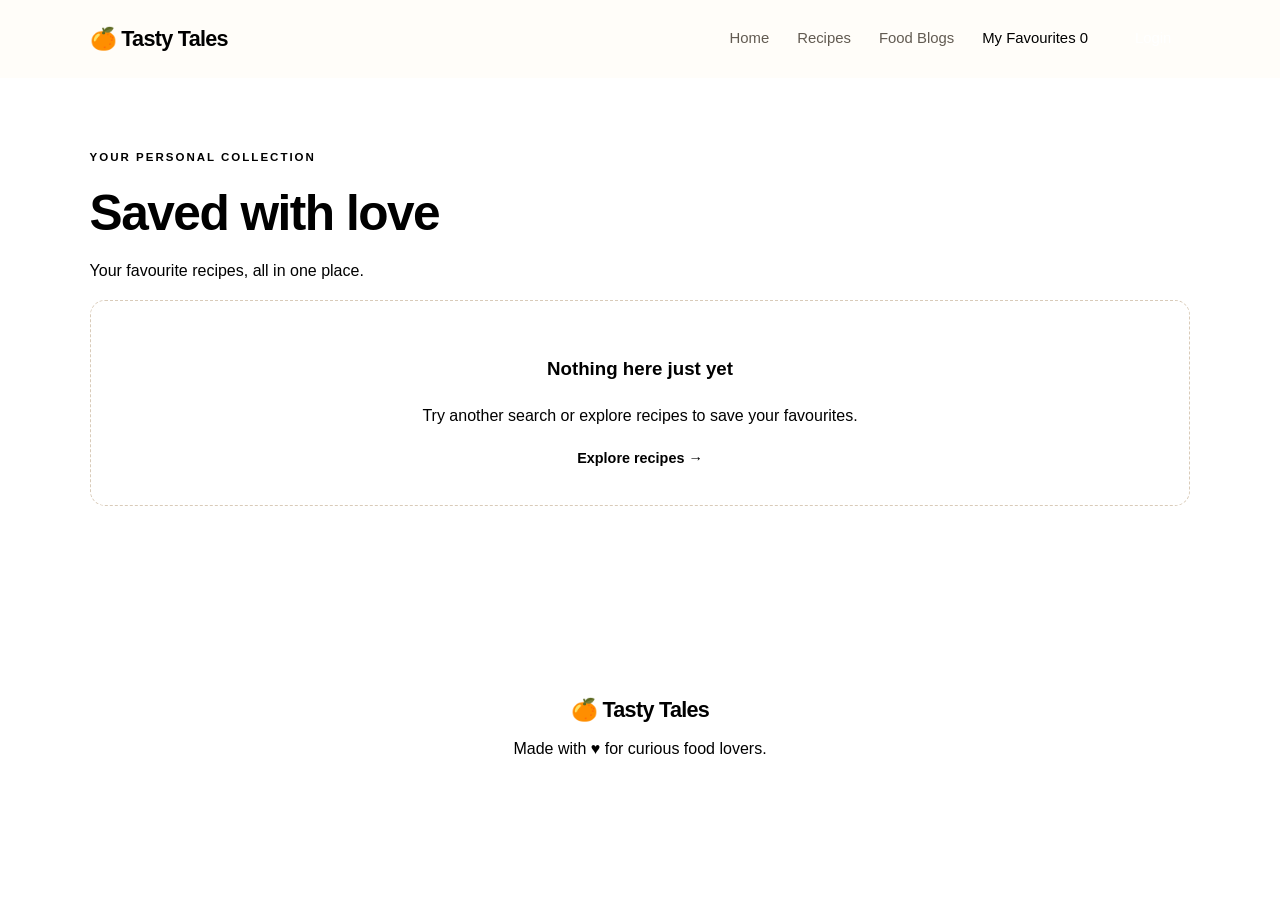
<file: favorites.html>
<!doctype html><html lang="en"><head><meta charset="UTF-8"><meta name="viewport" content="width=device-width, initial-scale=1"><title>My Favourites | Tasty Tales</title><link rel="stylesheet" href="css/style.css"></head><body><header class="site-header"><a class="logo" href="index.html">🍊 Tasty Tales</a><button class="menu-toggle" aria-label="Toggle menu">☰</button><nav id="nav"><a href="index.html">Home</a><a href="recipes.html">Recipes</a><a href="blogs.html">Food Blogs</a><a class="active" href="favorites.html">My Favourites <span id="fav-count">0</span></a><a class="nav-cta" href="login.html" id="account-link">Login</a></nav></header><main class="page-wrap"><span class="eyebrow">YOUR PERSONAL COLLECTION</span><h1>Saved with love</h1><p class="intro">Your favourite recipes, all in one place.</p><div id="favorites-list" class="recipe-grid"></div></main><footer><a class="logo" href="index.html">🍊 Tasty Tales</a><p>Made with ♥ for curious food lovers.</p></footer><script src="js/recipes.js"></script><script src="js/app.js"></script></body></html>
</file>
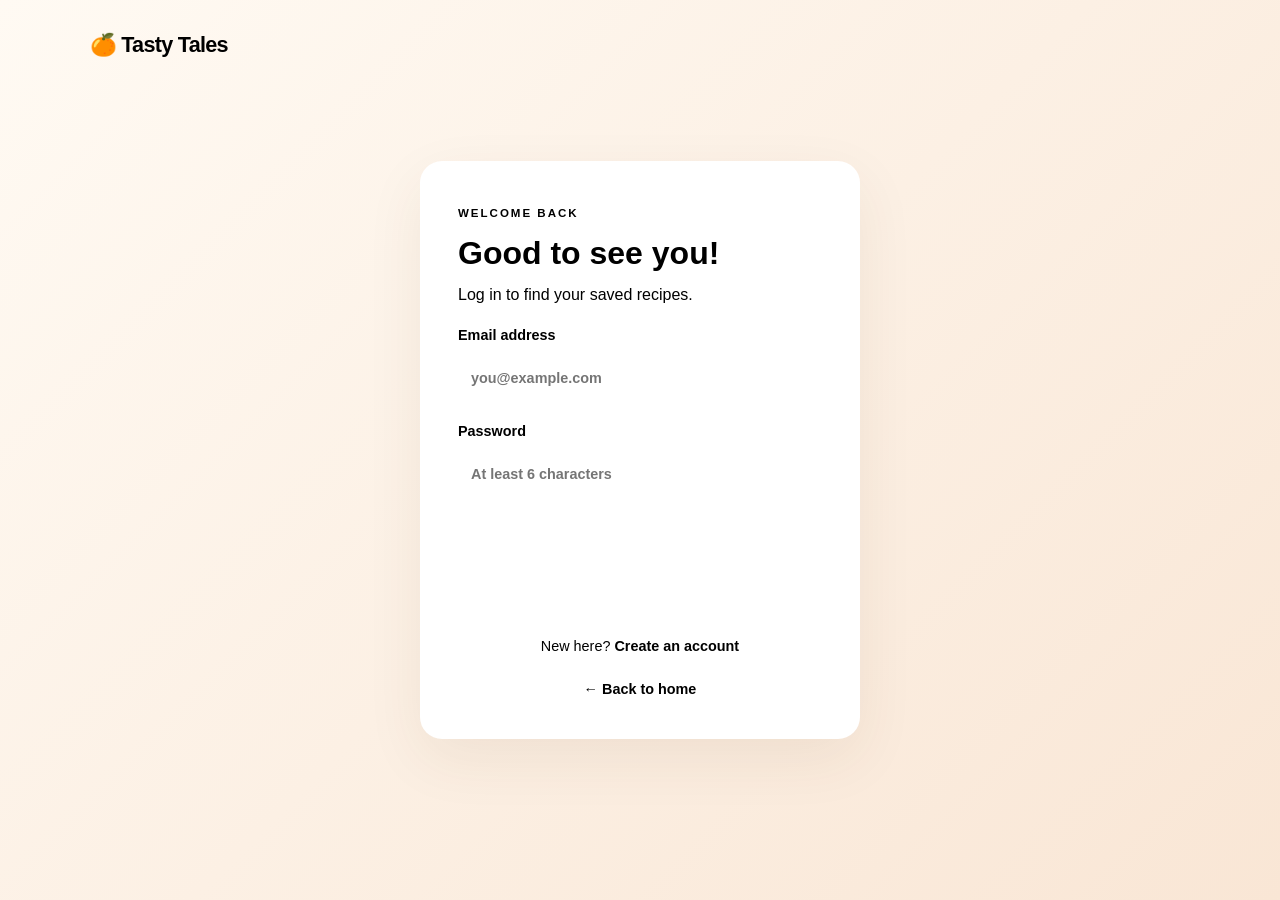
<file: login.html>
<!doctype html><html lang="en"><head><meta charset="UTF-8"><meta name="viewport" content="width=device-width, initial-scale=1"><title>Login | Tasty Tales</title><link rel="stylesheet" href="css/style.css"></head><body class="auth-body"><a class="logo auth-logo" href="index.html">🍊 Tasty Tales</a><main class="auth-card"><span class="eyebrow">WELCOME BACK</span><h1>Good to see you!</h1><p>Log in to find your saved recipes.</p><form id="login-form" novalidate><label>Email address<input type="email" id="login-email" placeholder="you@example.com" required></label><label>Password<input type="password" id="login-password" placeholder="At least 6 characters" required></label><p class="form-message" id="login-message" role="alert"></p><button class="button full" type="submit">Log in →</button></form><p class="auth-switch">New here? <a href="signup.html">Create an account</a></p><a class="back-link" href="index.html">← Back to home</a></main><script src="js/app.js"></script></body></html>
</file>
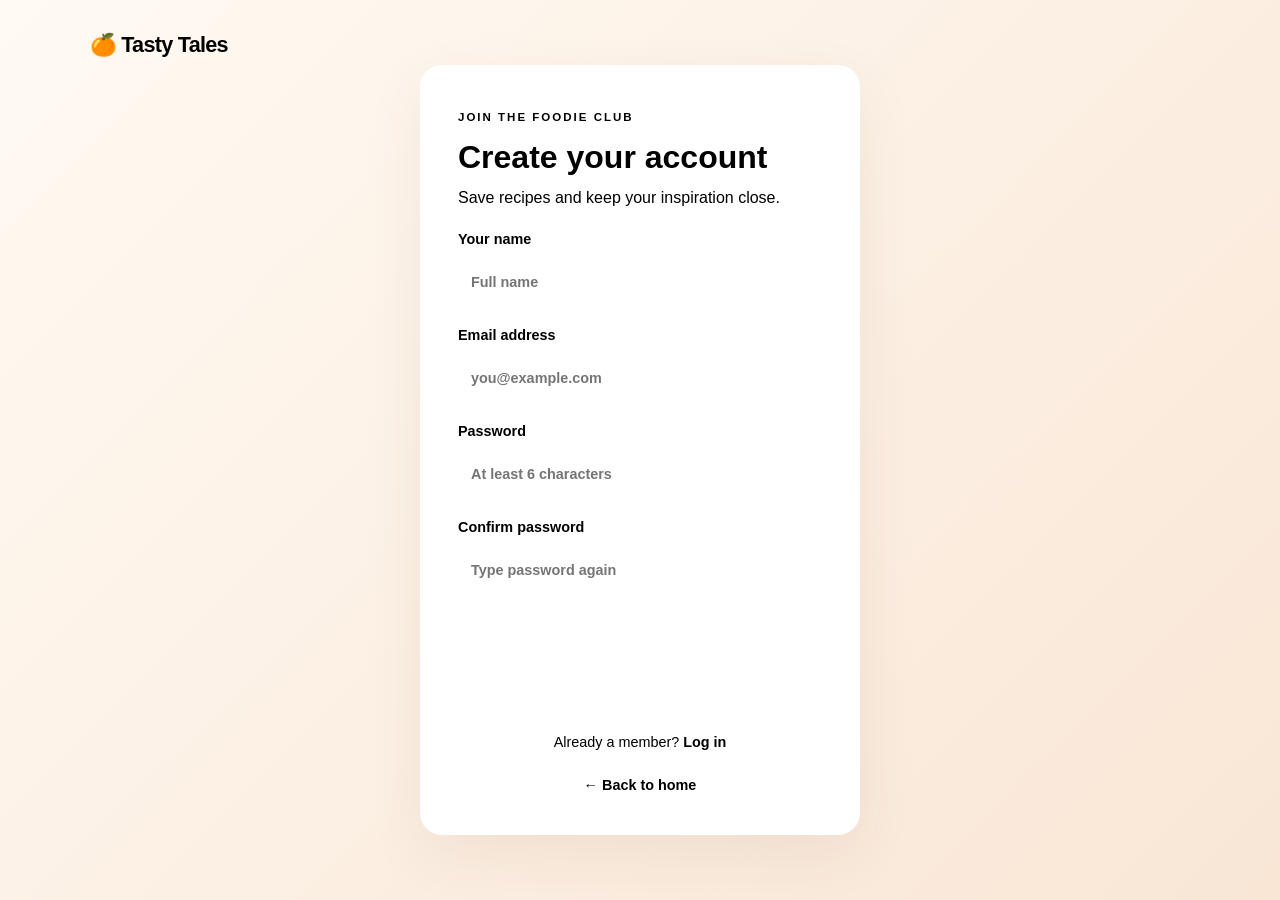
<file: signup.html>
<!doctype html><html lang="en"><head><meta charset="UTF-8"><meta name="viewport" content="width=device-width, initial-scale=1"><title>Sign up | Tasty Tales</title><link rel="stylesheet" href="css/style.css"></head><body class="auth-body"><a class="logo auth-logo" href="index.html">🍊 Tasty Tales</a><main class="auth-card"><span class="eyebrow">JOIN THE FOODIE CLUB</span><h1>Create your account</h1><p>Save recipes and keep your inspiration close.</p><form id="signup-form" novalidate><label>Your name<input id="signup-name" type="text" placeholder="Full name" required></label><label>Email address<input id="signup-email" type="email" placeholder="you@example.com" required></label><label>Password<input id="signup-password" type="password" placeholder="At least 6 characters" required></label><label>Confirm password<input id="signup-confirm" type="password" placeholder="Type password again" required></label><p class="form-message" id="signup-message" role="alert"></p><button class="button full" type="submit">Create account →</button></form><p class="auth-switch">Already a member? <a href="login.html">Log in</a></p><a class="back-link" href="index.html">← Back to home</a></main><script src="js/app.js"></script></body></html>
</file>
<file: css/style.css>
.:root{--cream:#fffaf3;--ink:#29251f;--muted:#777066;--orange:#e87835;--peach:#f9e6d5;--line:#eee4d8}*{box-sizing:border-box}body{margin:0;background:var(--cream);color:var(--ink);font-family:Inter,Arial,sans-serif;line-height:1.6}a{color:inherit;text-decoration:none}button,input,select{font:inherit}.site-header{height:78px;padding:0 7%;display:flex;align-items:center;justify-content:space-between;background:#fffdf9;border-bottom:1px solid var(--line);position:sticky;top:0;z-index:5}.logo{font-weight:800;font-size:1.35rem;letter-spacing:-.7px}.site-header nav{display:flex;align-items:center;gap:28px}.site-header nav a{font-size:.93rem;color:#625b52}.site-header nav a.active,.site-header nav a:hover{color:var(--orange)}.nav-cta{background:var(--orange);color:white!important;padding:10px 19px;border-radius:30px}.menu-toggle{display:none;border:0;background:none;font-size:1.5rem}.hero{padding:58px 7% 72px;display:grid;grid-template-columns:1fr 1fr;align-items:center;gap:50px}.hero-copy{max-width:560px}.eyebrow{font-size:.72rem;font-weight:800;letter-spacing:2px;color:var(--orange)}h1,h2,p{margin-top:0}.hero h1{font-size:clamp(3rem,6vw,5.4rem);line-height:1.02;letter-spacing:-3px;margin:18px 0}.hero h1 em{color:var(--orange);font-family:Georgia,serif;font-weight:500}.hero p,.intro{color:var(--muted);max-width:500px}.button{display:inline-flex;align-items:center;gap:25px;border:0;background:var(--orange);color:white;padding:14px 23px;border-radius:30px;font-weight:700;cursor:pointer;margin-top:14px}.button:hover{background:#c95e21}.hero-photo img{width:100%;height:420px;object-fit:cover;border-radius:48% 48% 18px 18px}.section{padding:50px 7%}.section-heading{display:flex;justify-content:space-between;align-items:end;margin-bottom:25px}.section h2,.page-wrap h1{font-size:clamp(2rem,4vw,3.1rem);letter-spacing:-1.5px;margin:5px 0}.text-link{color:var(--orange);font-weight:700}.category-grid{display:grid;grid-template-columns:repeat(6,1fr);gap:14px}.category{border:1px solid var(--line);background:white;border-radius:15px;padding:22px 10px;display:flex;flex-direction:column;align-items:center;gap:8px;font-size:1.8rem;cursor:pointer}.category b{font-size:.9rem}.category:hover{border-color:var(--orange);transform:translateY(-3px)}.recipe-grid{display:grid;grid-template-columns:repeat(3,1fr);gap:24px}.recipe-card{background:white;border:1px solid var(--line);border-radius:17px;overflow:hidden;transition:.2s}.recipe-card:hover{transform:translateY(-4px);box-shadow:0 12px 30px #33210d12}.recipe-card img{width:100%;height:210px;object-fit:cover}.recipe-info{padding:18px}.recipe-info h3{margin:6px 0;font-size:1.2rem}.recipe-info p{font-size:.9rem;color:var(--muted);margin-bottom:12px}.meta{font-size:.8rem;color:var(--muted);display:flex;gap:12px}.card-actions{display:flex;justify-content:space-between;align-items:center;margin-top:15px}.small-link{color:var(--orange);font-weight:700;font-size:.9rem}.save-btn{border:1px solid var(--line);background:#fffaf3;border-radius:22px;padding:7px 12px;cursor:pointer}.save-btn.saved{background:var(--peach);color:#b64d17}.newsletter{margin:45px 7%;padding:42px 5%;border-radius:22px;background:#2f3c2e;color:white;display:flex;align-items:center;justify-content:space-between;gap:25px}.newsletter h2{font-size:2.2rem;margin:8px 0}.newsletter p{color:#d6ded2;margin:0}.light{background:#fff;color:#34402f}.page-wrap{padding:65px 7%;min-height:65vh}.toolbar{display:flex;gap:12px;margin:28px 0}.toolbar input,.toolbar select{padding:13px 16px;border:1px solid var(--line);background:white;border-radius:12px}.toolbar input{flex:1}.detail-layout{display:grid;grid-template-columns:1fr 1fr;gap:35px;margin-top:25px}.detail-layout img{width:100%;border-radius:20px;max-height:500px;object-fit:cover}.detail-content li{margin:8px 0}.blog-grid{display:grid;grid-template-columns:repeat(3,1fr);gap:22px;margin-top:30px}.blog-card{background:white;border:1px solid var(--line);border-radius:17px;overflow:hidden}.blog-card img{width:100%;height:220px;object-fit:cover}.blog-card div{padding:22px}.blog-card p{color:var(--muted)}footer{border-top:1px solid var(--line);padding:30px 7%;text-align:center;color:var(--muted)}footer .logo{color:var(--ink)}footer p{margin:8px 0}.auth-body{min-height:100vh;display:grid;place-items:center;padding:25px;background:linear-gradient(135deg,#fffaf3,#f9e6d5)}.auth-logo{position:absolute;top:28px;left:7%}.auth-card{width:min(100%,440px);background:white;border-radius:22px;padding:38px;box-shadow:0 20px 60px #52331512}.auth-card h1{font-size:2rem;line-height:1.15;margin:10px 0}.auth-card>p{color:var(--muted)}form label{display:block;font-size:.9rem;font-weight:700;margin:17px 0}form input{display:block;width:100%;padding:13px;border:1px solid var(--line);border-radius:10px;margin-top:7px;outline-color:var(--orange)}.full{width:100%;justify-content:center}.form-message{color:#b33b24;font-size:.88rem;min-height:1.2em}.auth-switch{text-align:center;font-size:.9rem;margin-top:20px}.auth-switch a,.back-link{color:var(--orange);font-weight:700}.back-link{display:block;text-align:center;margin-top:20px;font-size:.9rem}.empty-state{padding:35px;border:1px dashed #d9cbb9;border-radius:15px;text-align:center;color:var(--muted);grid-column:1/-1}.toast{position:fixed;bottom:22px;right:22px;background:#2f3c2e;color:white;padding:13px 20px;border-radius:12px;box-shadow:0 5px 25px #0002;z-index:10}@media(max-width:800px){.site-header{padding:0 5%;height:68px}.menu-toggle{display:block}.site-header nav{display:none;position:absolute;top:68px;left:0;right:0;background:white;padding:20px;flex-direction:column;gap:17px;border-bottom:1px solid var(--line)}.site-header nav.open{display:flex}.hero{grid-template-columns:1fr;padding:40px 6%;gap:25px}.hero-photo img{height:300px}.section,.page-wrap{padding:40px 6%}.category-grid{grid-template-columns:repeat(3,1fr)}.recipe-grid,.blog-grid{grid-template-columns:repeat(2,1fr)}.newsletter{margin:25px 6%;flex-direction:column;align-items:flex-start}.detail-layout{grid-template-columns:1fr}}@media(max-width:520px){.recipe-grid,.blog-grid{grid-template-columns:1fr}.category-grid{grid-template-columns:repeat(2,1fr)}.section-heading{align-items:start;gap:10px;flex-direction:column}.toolbar{flex-direction:column}.auth-card{padding:27px}.hero h1{letter-spacing:-1.5px}.newsletter h2{font-size:1.8rem}}
</file>
